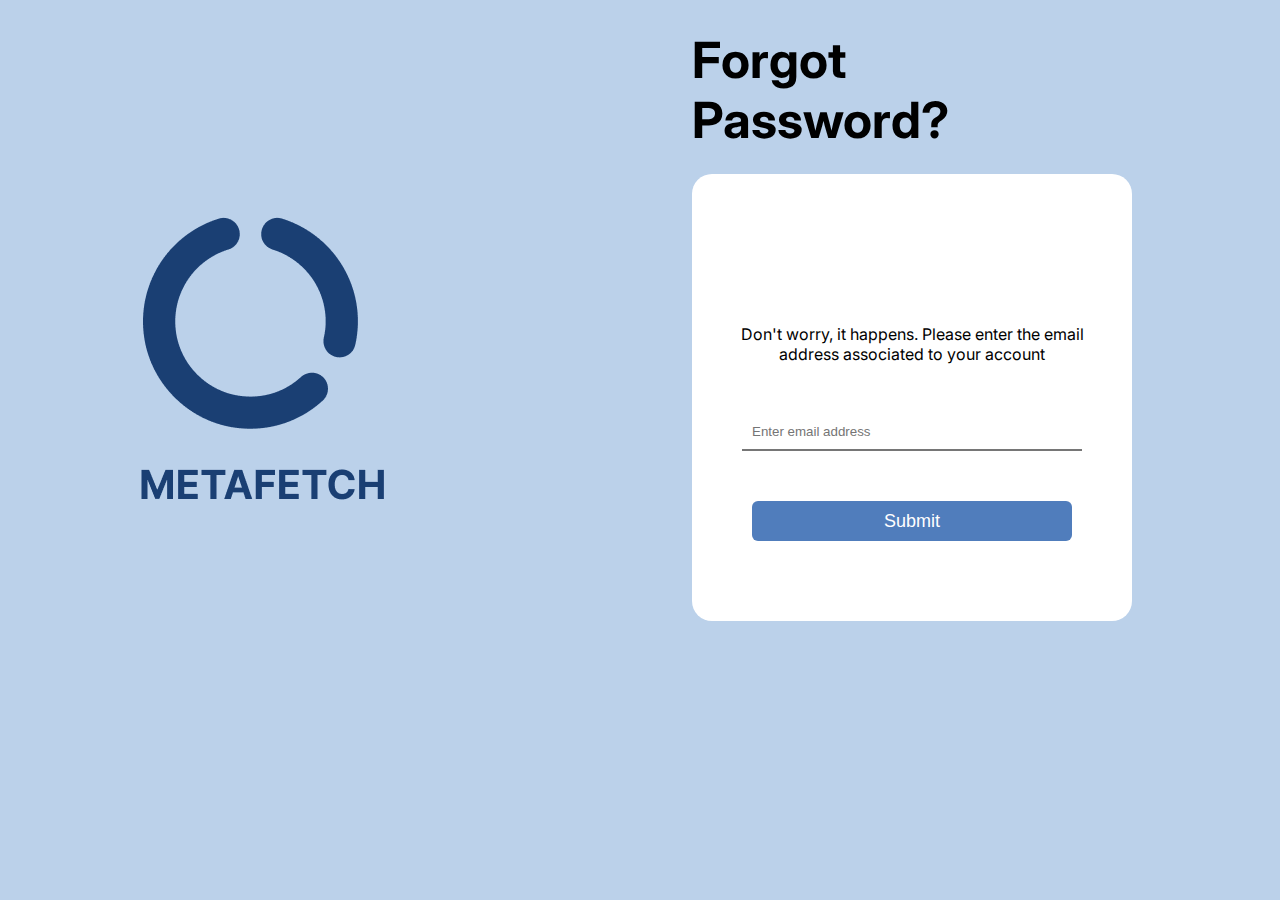
<file: forgot.html>
<!DOCTYPE html>
<html lang="en">

<head>
    <meta charset="UTF-8">
    <meta http-equiv="X-UA-Compatible" content="IE=edge">
    <meta name="viewport" content="width=device-width, initial-scale=1.0">
    <title>Forgot Password</title>

    <link rel="stylesheet" href="./forgot.css">

    <!-- Font family -->
    <link href="https://fonts.googleapis.com/css2?family=Inter&display=swap" rel="stylesheet">

</head>

<body>
    <main>

        <!-- left image -->
        <div>
            <a href="index.html"><img src="./Assets/Images/Logo.png" alt="Logo" style="margin-top: 35%;"></a>
        </div>

        <!-- right div containing the forgot password area -->
        <div id="right">
            <h1>Forgot Password?</h1>

            <!-- input area -->
            <div id="input_area">
                <p>Don't worry, it happens. Please enter the email address associated to your account</p>
                <form action="">
                    <input type="email" id="email" placeholder="Enter email address">
                    <br>
                    <a href="./forgot2.html"><button>Submit</button></a>
                </form>
            </div>
        </div>
    </main>
</body>

</html>
</file>
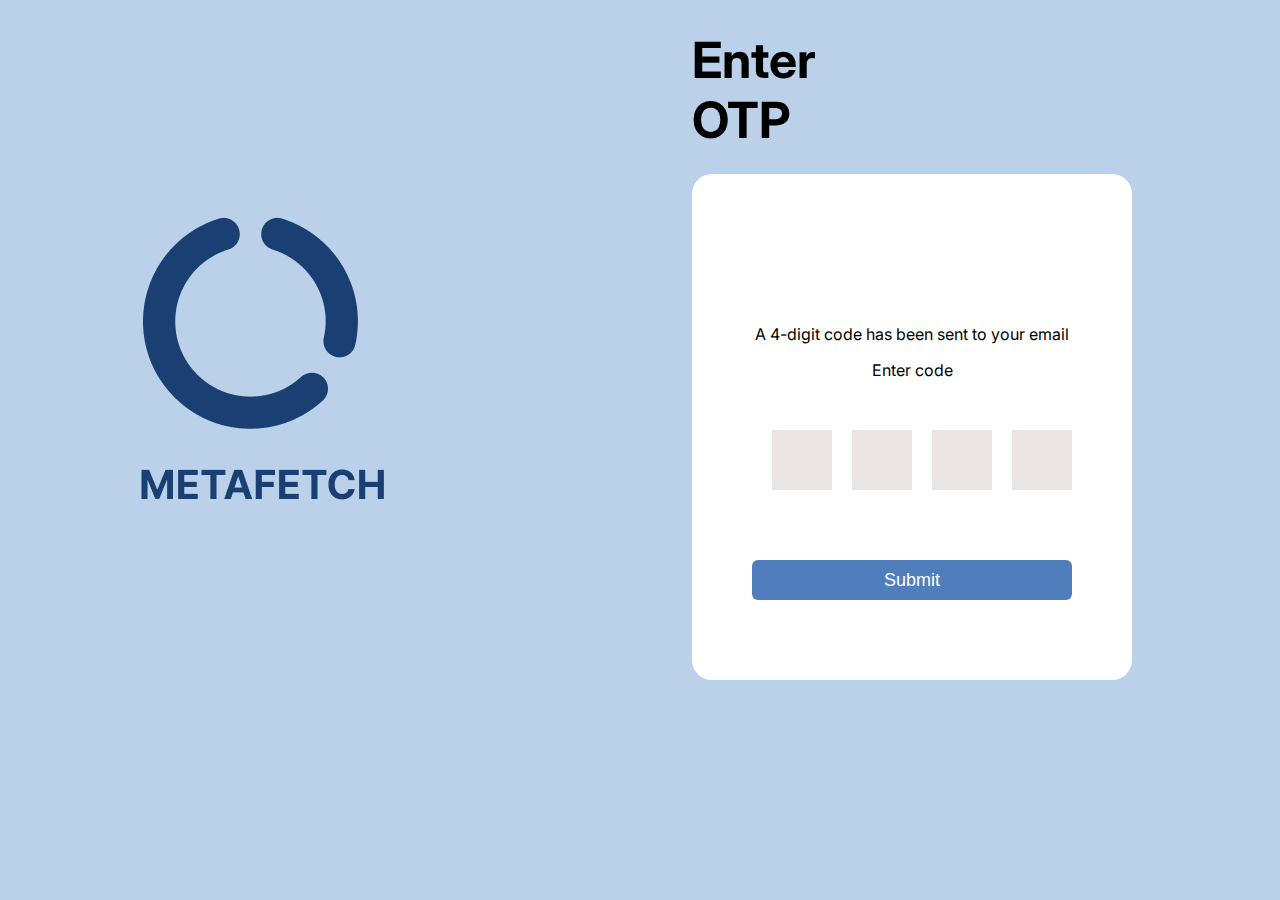
<file: forgot2.html>
<!DOCTYPE html>
<html lang="en">

<head>
    <meta charset="UTF-8">
    <meta http-equiv="X-UA-Compatible" content="IE=edge">
    <meta name="viewport" content="width=device-width, initial-scale=1.0">
    <title>Forgot Password - Enter OTP</title>

    <link rel="stylesheet" href="./forgot.css">

    <!-- Font family -->
    <link href="https://fonts.googleapis.com/css2?family=Inter&display=swap" rel="stylesheet">

</head>

<body>
    <main>

        <!-- left image -->
        <div>
            <a href="index.html"><img src="./Assets/Images/Logo.png" alt="Logo" style="margin-top: 35%;"></a>
        </div>

        <!-- right div containing the enter otp area -->
        <div id="right">
            <h1>Enter OTP</h1>

            <!-- input area -->
            <div id="input_area">
                <p>A 4-digit code has been sent to your email</p>
                <p style="margin-top: 16px;">Enter code</p>
                <form action="">
                    <div id="otp-area">
                        <input type="text" id="first" class="otp-field" maxlength="1"
                            onkeyup="clickEvent(this,'second')">
                        <input type="text" id="second" class="otp-field" maxlength="1"
                            onkeyup="clickEvent(this,'third')">
                        <input type="text" id="third" class="otp-field" maxlength="1" onkeyup="clickEvent(this,'last')">
                        <input type="text" id="last" class="otp-field" maxlength="1">
                    </div>
                    <br>
                    <a href="forgot3.html"><button>Submit</button></a>
                </form>
            </div>
        </div>
    </main>

    <!-- JS for OTP field -->
    <script src="validate.js"></script>
</body>

</html>
</file>
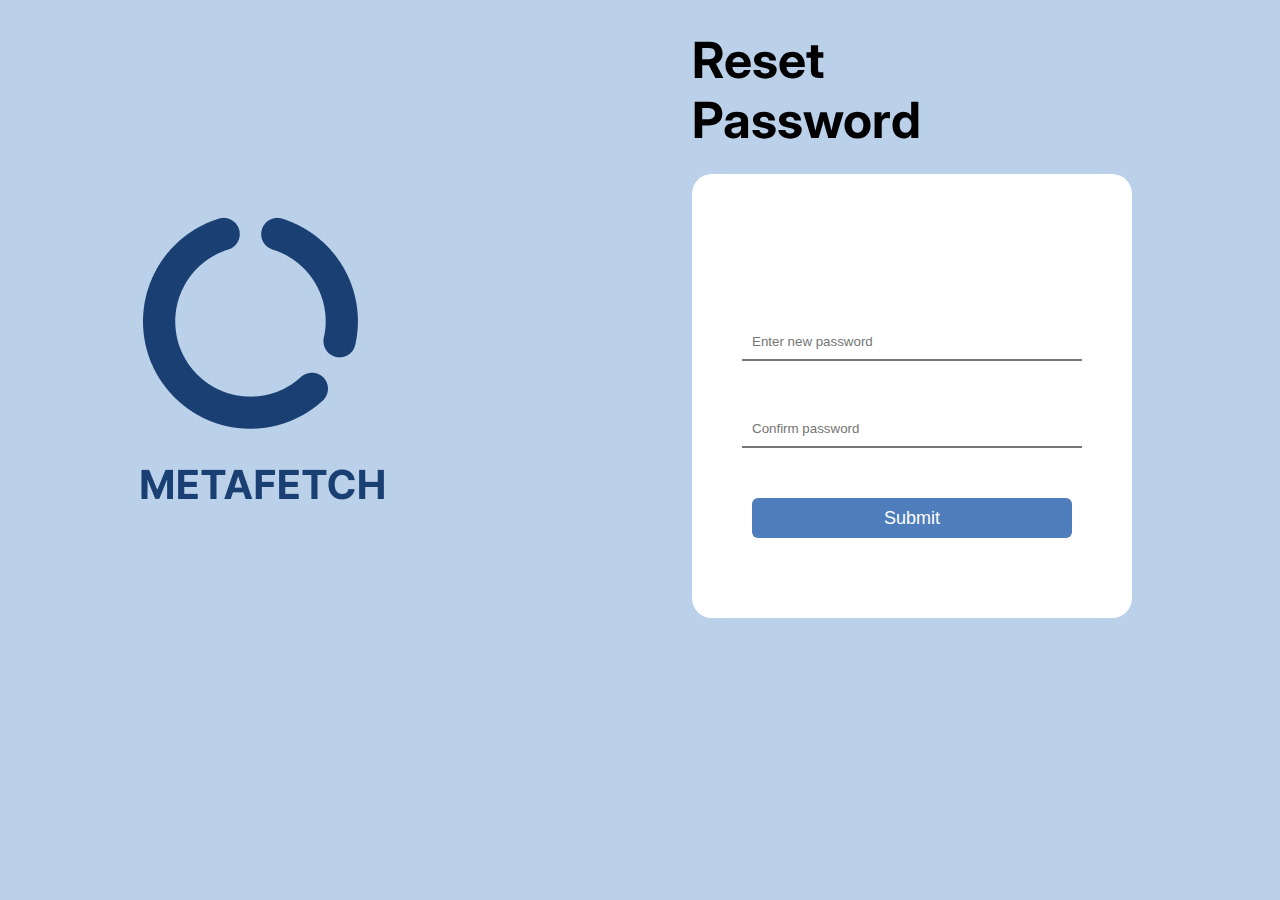
<file: forgot3.html>
<!DOCTYPE html>
<html lang="en">

<head>
    <meta charset="UTF-8">
    <meta http-equiv="X-UA-Compatible" content="IE=edge">
    <meta name="viewport" content="width=device-width, initial-scale=1.0">
    <title>Reset Password</title>

    <link rel="stylesheet" href="./forgot.css">

    <!-- Font family -->
    <link href="https://fonts.googleapis.com/css2?family=Inter&display=swap" rel="stylesheet">

</head>

<body>
    <main>

        <!-- left image -->
        <div>
            <a href="index.html"><img src="./Assets/Images/Logo.png" alt="Logo" style="margin-top: 35%;"></a>
        </div>

        <!-- right div containing the reset password area -->
        <div id="right">
            <h1>Reset Password</h1>

            <!-- input area -->
            <div id="input_area">
                <form action="">
                    <input type="password" id="password" placeholder="Enter new password">
                    <br>
                    <input type="password" id="confirm-password" placeholder="Confirm password">
                    <br>
                    <button>Submit</button>
                </form>
            </div>
        </div>
    </main>
</body>

</html>
</file>
<file: forgot.css>
* {
  margin: 0;
  padding: 0;
}

body {
  background-color: #bbd1ea;
  font-family: "Inter", sans-serif;
}

main {
  display: flex;
  margin-top: 30px;
}

#right {
  margin-left: 15%;
}

h1 {
  width: 200px;
  font-size: 50px;
  margin-bottom: 24px;
}

#input_area {
  background-color: white;
  width: 400px;
  text-align: center;
  padding: 150px 20px 5rem 20px;
  border-radius: 20px;
}

input {
  width: 80%;
  margin-top: 50px;
  padding: 10px;
  border-style: none none solid none;
}

input:focus {
  outline: none;
}

button {
  background-color: #507dbc;
  color: white;
  width: 80%;
  height: 40px;
  border: none;
  border-radius: 6px;
  font-size: large;
  margin-top: 50px;
}

/* enter otp styling*/

#otp-area {
  display: flex;
  text-align: center;
  justify-content: center;
  width: 80%;
  margin-left: 10%;
}

.otp-field {
  border: none;
  background-color: rgb(235, 229, 229);
  margin-left: 20px;
  text-align: center;
  height: 40px;
  width: 40px;
  font-size: 24px;
}

.otp-field:focus {
  outline: none;
  border: 2px solid #507dbc;
}

/* reset password */

#password {
  margin-top: 0;
}
</file>
